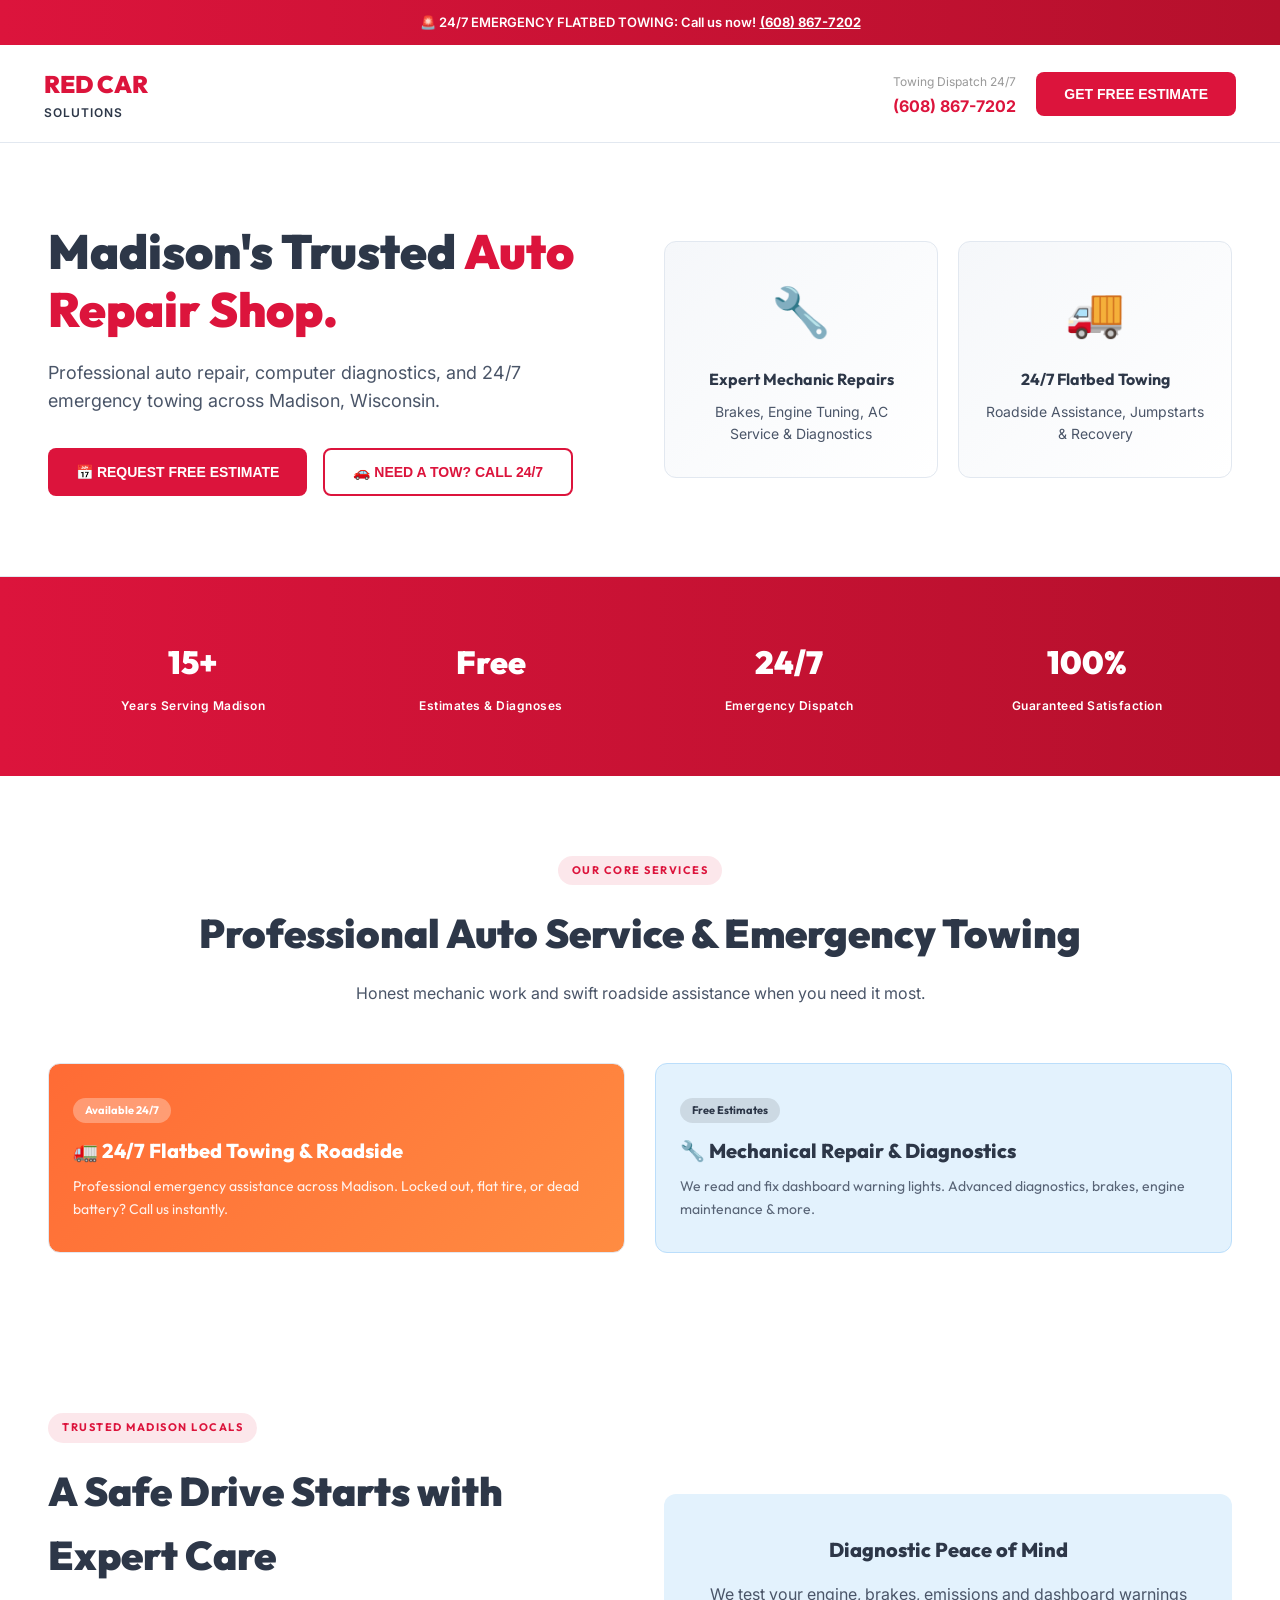
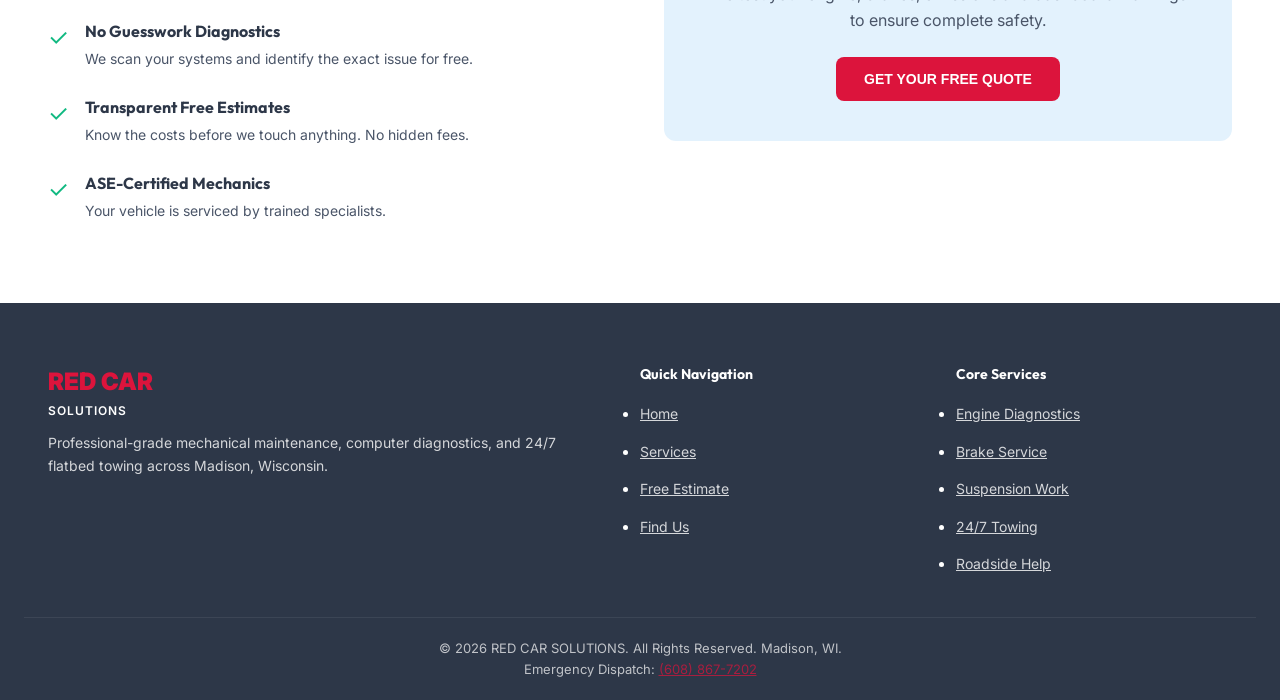
<file: preview.html>
<!DOCTYPE html>
<html lang="en">
<head>
    <meta charset="UTF-8">
    <meta name="viewport" content="width=device-width, initial-scale=1.0">
    <title>RED CAR SOLUTIONS Preview</title>
    <link rel="preconnect" href="https://fonts.googleapis.com">
    <link rel="preconnect" href="https://fonts.gstatic.com" crossorigin>
    <link href="https://fonts.googleapis.com/css2?family=Inter:wght@300;400;500;600;700&family=Outfit:wght@400;500;600;700;800;900&display=swap" rel="stylesheet">
    <link rel="stylesheet" href="https://cdnjs.cloudflare.com/ajax/libs/font-awesome/6.4.0/css/all.min.css">
    <style>
        * { margin: 0; padding: 0; box-sizing: border-box; }
        body {
            font-family: 'Inter', sans-serif;
            background: #f5f5f5;
            line-height: 1.6;
        }
        .container { max-width: 1240px; margin: 0 auto; padding: 0 24px; }

        /* NEW COLOR SCHEME */
        :root {
            --primary-red: #DC143C;
            --secondary-orange: #FF6B35;
            --accent-green: #10B981;
            --dark-gray: #2D3748;
            --light-blue: #E3F2FD;
            --border-blue: #BBDEFB;
            --text-light: #4A5568;
        }

        /* Emergency Banner */
        .emergency-banner {
            background: linear-gradient(90deg, var(--primary-red), #B5102C);
            color: white;
            padding: 12px 0;
            text-align: center;
            font-size: 13px;
        }

        /* Header */
        .main-header {
            background: white;
            padding: 20px 0;
            border-bottom: 1px solid #e2e8f0;
            position: sticky;
            top: 0;
            z-index: 100;
        }

        .nav-container {
            display: flex;
            justify-content: space-between;
            align-items: center;
        }

        .logo-brand {
            font-family: 'Outfit', sans-serif;
            font-weight: 900;
            font-size: 24px;
            color: var(--primary-red);
        }

        .logo-subtitle {
            font-size: 12px;
            color: var(--dark-gray);
            font-weight: 600;
            display: block;
            letter-spacing: 1px;
        }

        .header-cta {
            display: flex;
            gap: 20px;
            align-items: center;
        }

        .phone-num {
            font-weight: 700;
            font-size: 16px;
            color: var(--primary-red);
        }

        /* Hero Section */
        .hero-section {
            background: white;
            padding: 80px 24px;
            border-bottom: 1px solid #e2e8f0;
        }

        .hero-content {
            display: grid;
            grid-template-columns: 1fr 1fr;
            gap: 48px;
            align-items: center;
        }

        .hero-title {
            font-family: 'Outfit', sans-serif;
            font-size: 48px;
            font-weight: 900;
            color: var(--dark-gray);
            margin-bottom: 20px;
            line-height: 1.2;
        }

        .highlight-orange {
            color: var(--primary-red);
        }

        .hero-subtitle {
            font-size: 18px;
            color: var(--text-light);
            margin-bottom: 32px;
            line-height: 1.6;
        }

        .btn {
            display: inline-flex;
            align-items: center;
            gap: 8px;
            padding: 14px 28px;
            border-radius: 8px;
            font-weight: 700;
            font-size: 14px;
            text-transform: uppercase;
            text-decoration: none;
            border: none;
            cursor: pointer;
            transition: all 200ms ease;
        }

        .btn-primary {
            background: var(--primary-red);
            color: white;
        }

        .btn-primary:hover {
            background: #B5102C;
            transform: translateY(-2px);
        }

        .btn-outline {
            background: white;
            border: 2px solid var(--primary-red);
            color: var(--primary-red);
        }

        .btn-outline:hover {
            background: rgba(220, 20, 60, 0.05);
        }

        .hero-actions {
            display: flex;
            gap: 16px;
            flex-wrap: wrap;
        }

        .quick-info-grid {
            display: grid;
            grid-template-columns: 1fr 1fr;
            gap: 20px;
        }

        .info-card {
            background: linear-gradient(135deg, #F5F7FA 0%, white 100%);
            padding: 32px 24px;
            border-radius: 12px;
            border: 1px solid #e2e8f0;
            text-align: center;
        }

        .info-icon {
            font-size: 48px;
            color: var(--primary-red);
            margin-bottom: 16px;
        }

        .info-card h3 {
            font-family: 'Outfit', sans-serif;
            font-weight: 700;
            font-size: 16px;
            color: var(--dark-gray);
            margin-bottom: 8px;
        }

        .info-card p {
            font-size: 14px;
            color: var(--text-light);
        }

        /* Stats Section */
        .stats-bar {
            background: linear-gradient(90deg, var(--primary-red), #B5102C);
            color: white;
            padding: 40px 0;
        }

        .stats-flex {
            display: grid;
            grid-template-columns: repeat(4, 1fr);
            gap: 0;
        }

        .stat-item {
            text-align: center;
            padding: 20px 0;
        }

        .stat-num {
            display: block;
            font-family: 'Outfit', sans-serif;
            font-size: 32px;
            font-weight: 900;
            margin-bottom: 8px;
        }

        .stat-label {
            display: block;
            font-size: 12px;
            font-weight: 600;
            letter-spacing: 0.5px;
        }

        /* Services Section */
        .services-section {
            background: white;
            padding: 80px 24px;
        }

        .section-header {
            text-align: center;
            margin-bottom: 56px;
        }

        .badge {
            display: inline-block;
            padding: 6px 14px;
            font-family: 'Outfit', sans-serif;
            font-weight: 700;
            font-size: 11px;
            text-transform: uppercase;
            letter-spacing: 1.5px;
            background: rgba(220, 20, 60, 0.1);
            color: var(--primary-red);
            border-radius: 30px;
            margin-bottom: 16px;
        }

        .section-title {
            font-family: 'Outfit', sans-serif;
            font-size: 40px;
            font-weight: 900;
            color: var(--dark-gray);
            margin-bottom: 16px;
        }

        .section-desc {
            font-size: 16px;
            color: var(--text-light);
            max-width: 600px;
            margin: 0 auto;
        }

        .services-grid {
            display: grid;
            grid-template-columns: 1fr 1fr;
            gap: 30px;
        }

        .service-card {
            border-radius: 12px;
            overflow: hidden;
            border: 1px solid #e2e8f0;
        }

        .service-card.featured {
            background: linear-gradient(135deg, var(--secondary-orange), #FF8C42);
            color: white;
        }

        .service-card.standard {
            background: var(--light-blue);
            border: 1px solid var(--border-blue);
        }

        .card-header {
            padding: 32px 24px;
            font-family: 'Outfit', sans-serif;
        }

        .card-header h3 {
            font-size: 20px;
            font-weight: 800;
            margin-bottom: 8px;
        }

        .card-header p {
            font-size: 14px;
            opacity: 0.9;
        }

        .card-tag {
            display: inline-block;
            padding: 4px 12px;
            background: rgba(255, 255, 255, 0.3);
            border-radius: 20px;
            font-size: 11px;
            font-weight: 700;
            margin-bottom: 12px;
        }

        /* Why Choose Section */
        .why-section {
            background: white;
            padding: 80px 24px;
        }

        .why-grid {
            display: grid;
            grid-template-columns: 1fr 1fr;
            gap: 48px;
            align-items: center;
        }

        .features-list {
            display: flex;
            flex-direction: column;
            gap: 24px;
            margin-top: 32px;
        }

        .feature-item {
            display: flex;
            gap: 16px;
        }

        .feature-icon {
            color: var(--accent-green);
            font-size: 24px;
            flex-shrink: 0;
        }

        .feature-item h4 {
            font-family: 'Outfit', sans-serif;
            font-weight: 700;
            color: var(--dark-gray);
            margin-bottom: 4px;
        }

        .feature-item p {
            font-size: 14px;
            color: var(--text-light);
        }

        /* Footer */
        .main-footer {
            background: var(--dark-gray);
            color: white;
            padding: 60px 24px 20px;
        }

        .footer-grid {
            display: grid;
            grid-template-columns: 2fr 1fr 1fr;
            gap: 40px;
            margin-bottom: 40px;
        }

        .footer-brand-info p {
            font-size: 14px;
            line-height: 1.6;
            margin-top: 12px;
            opacity: 0.8;
        }

        .footer-links h3,
        .footer-services h3 {
            font-family: 'Outfit', sans-serif;
            font-weight: 700;
            margin-bottom: 16px;
            font-size: 14px;
        }

        .footer-links ul,
        .footer-services ul {
            display: flex;
            flex-direction: column;
            gap: 12px;
        }

        .footer-links a,
        .footer-services a {
            color: white;
            font-size: 14px;
            opacity: 0.8;
        }

        .footer-links a:hover,
        .footer-services a:hover {
            color: var(--primary-red);
        }

        .footer-bottom {
            border-top: 1px solid rgba(255, 255, 255, 0.1);
            padding-top: 20px;
            text-align: center;
            font-size: 13px;
            opacity: 0.7;
        }

        @media (max-width: 768px) {
            .hero-content { grid-template-columns: 1fr; }
            .services-grid { grid-template-columns: 1fr; }
            .footer-grid { grid-template-columns: 1fr; }
            .stats-flex { grid-template-columns: 1fr 1fr; }
            .why-grid { grid-template-columns: 1fr; }
        }
    </style>
</head>
<body>

<!-- Emergency Banner -->
<div class="emergency-banner">
    <div class="container">
        <span style="font-weight: 600;">🚨 24/7 EMERGENCY FLATBED TOWING: Call us now!</span>
        <a href="tel:6088677202" style="color: white; font-weight: 700;"> (608) 867-7202</a>
    </div>
</div>

<!-- Header -->
<header class="main-header">
    <div class="container nav-container">
        <div>
            <div class="logo-brand">RED CAR</div>
            <div class="logo-subtitle">SOLUTIONS</div>
        </div>
        <div class="header-cta">
            <div>
                <span style="font-size: 12px; color: #999;">Towing Dispatch 24/7</span>
                <div class="phone-num">(608) 867-7202</div>
            </div>
            <button class="btn btn-primary">Get Free Estimate</button>
        </div>
    </div>
</header>

<!-- Hero Section -->
<section class="hero-section">
    <div class="container hero-content">
        <div>
            <h1 class="hero-title">Madison's Trusted <span class="highlight-orange">Auto Repair Shop.</span></h1>
            <p class="hero-subtitle">Professional auto repair, computer diagnostics, and 24/7 emergency towing across Madison, Wisconsin.</p>
            <div class="hero-actions">
                <button class="btn btn-primary">📅 Request Free Estimate</button>
                <button class="btn btn-outline">🚗 Need a Tow? Call 24/7</button>
            </div>
        </div>
        <div class="quick-info-grid">
            <div class="info-card">
                <div class="info-icon">🔧</div>
                <h3>Expert Mechanic Repairs</h3>
                <p>Brakes, Engine Tuning, AC Service & Diagnostics</p>
            </div>
            <div class="info-card">
                <div class="info-icon">🚚</div>
                <h3>24/7 Flatbed Towing</h3>
                <p>Roadside Assistance, Jumpstarts & Recovery</p>
            </div>
        </div>
    </div>
</section>

<!-- Stats Bar -->
<section class="stats-bar">
    <div class="container stats-flex">
        <div class="stat-item">
            <span class="stat-num">15+</span>
            <span class="stat-label">Years Serving Madison</span>
        </div>
        <div class="stat-item">
            <span class="stat-num">Free</span>
            <span class="stat-label">Estimates & Diagnoses</span>
        </div>
        <div class="stat-item">
            <span class="stat-num">24/7</span>
            <span class="stat-label">Emergency Dispatch</span>
        </div>
        <div class="stat-item">
            <span class="stat-num">100%</span>
            <span class="stat-label">Guaranteed Satisfaction</span>
        </div>
    </div>
</section>

<!-- Services Section -->
<section class="services-section">
    <div class="container">
        <div class="section-header">
            <span class="badge">Our Core Services</span>
            <h2 class="section-title">Professional Auto Service & Emergency Towing</h2>
            <p class="section-desc">Honest mechanic work and swift roadside assistance when you need it most.</p>
        </div>

        <div class="services-grid">
            <!-- Featured Service Card -->
            <div class="service-card featured">
                <div class="card-header">
                    <div class="card-tag">Available 24/7</div>
                    <h3>🚛 24/7 Flatbed Towing & Roadside</h3>
                    <p>Professional emergency assistance across Madison. Locked out, flat tire, or dead battery? Call us instantly.</p>
                </div>
            </div>

            <!-- Standard Service Card (Blue) -->
            <div class="service-card standard">
                <div class="card-header">
                    <div class="card-tag" style="background: rgba(0,0,0,0.1); color: #2D3748;">Free Estimates</div>
                    <h3 style="color: #2D3748;">🔧 Mechanical Repair & Diagnostics</h3>
                    <p style="color: #4A5568;">We read and fix dashboard warning lights. Advanced diagnostics, brakes, engine maintenance & more.</p>
                </div>
            </div>
        </div>
    </div>
</section>

<!-- Why Choose Us -->
<section class="why-section">
    <div class="container why-grid">
        <div>
            <span class="badge">Trusted Madison Locals</span>
            <h2 class="section-title">A Safe Drive Starts with Expert Care</h2>
            <div class="features-list">
                <div class="feature-item">
                    <div class="feature-icon">✓</div>
                    <div>
                        <h4>No Guesswork Diagnostics</h4>
                        <p>We scan your systems and identify the exact issue for free.</p>
                    </div>
                </div>
                <div class="feature-item">
                    <div class="feature-icon">✓</div>
                    <div>
                        <h4>Transparent Free Estimates</h4>
                        <p>Know the costs before we touch anything. No hidden fees.</p>
                    </div>
                </div>
                <div class="feature-item">
                    <div class="feature-icon">✓</div>
                    <div>
                        <h4>ASE-Certified Mechanics</h4>
                        <p>Your vehicle is serviced by trained specialists.</p>
                    </div>
                </div>
            </div>
        </div>
        <div style="background: var(--light-blue); padding: 40px; border-radius: 12px; text-align: center;">
            <h3 style="font-family: 'Outfit', sans-serif; font-size: 20px; font-weight: 800; color: #2D3748; margin-bottom: 16px;">Diagnostic Peace of Mind</h3>
            <p style="color: #4A5568; margin-bottom: 24px;">We test your engine, brakes, emissions and dashboard warnings to ensure complete safety.</p>
            <button class="btn btn-primary">Get Your Free Quote</button>
        </div>
    </div>
</section>

<!-- Footer -->
<footer class="main-footer">
    <div class="container footer-grid">
        <div class="footer-brand-info">
            <div>
                <div style="font-size: 24px; font-weight: 900; color: var(--primary-red);">RED CAR</div>
                <div style="font-size: 12px; font-weight: 600; letter-spacing: 1px;">SOLUTIONS</div>
            </div>
            <p>Professional-grade mechanical maintenance, computer diagnostics, and 24/7 flatbed towing across Madison, Wisconsin.</p>
        </div>

        <div class="footer-links">
            <h3>Quick Navigation</h3>
            <ul>
                <li><a href="#">Home</a></li>
                <li><a href="#">Services</a></li>
                <li><a href="#">Free Estimate</a></li>
                <li><a href="#">Find Us</a></li>
            </ul>
        </div>

        <div class="footer-services">
            <h3>Core Services</h3>
            <ul>
                <li><a href="#">Engine Diagnostics</a></li>
                <li><a href="#">Brake Service</a></li>
                <li><a href="#">Suspension Work</a></li>
                <li><a href="#">24/7 Towing</a></li>
                <li><a href="#">Roadside Help</a></li>
            </ul>
        </div>
    </div>

    <div class="footer-bottom">
        <p>&copy; 2026 RED CAR SOLUTIONS. All Rights Reserved. Madison, WI.</p>
        <p>Emergency Dispatch: <a href="tel:6088677202" style="color: var(--primary-red);">(608) 867-7202</a></p>
    </div>
</footer>

</body>
</html>
</file>
